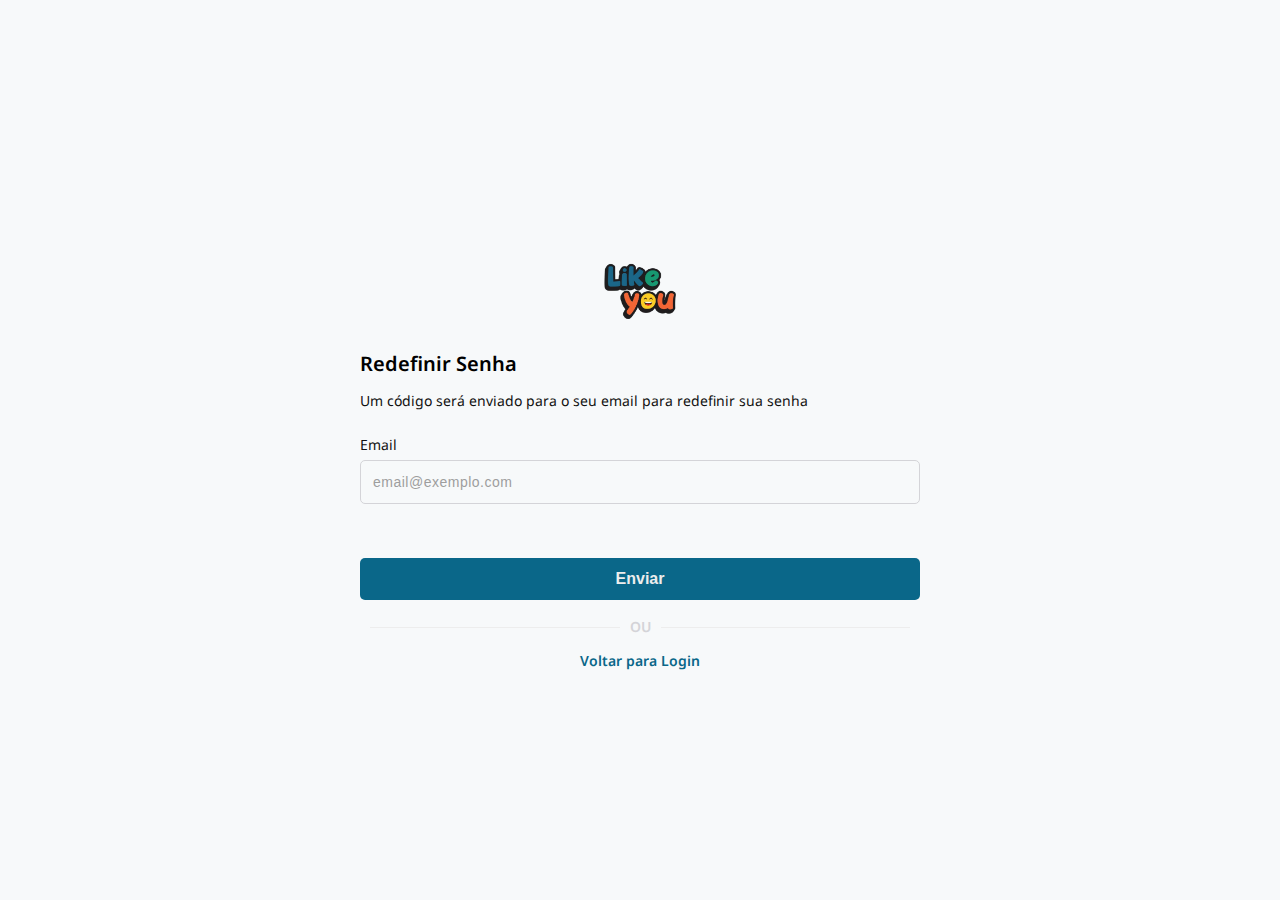
<file: src/assets/pages/forgot/index.html>
<!DOCTYPE html>
<html lang="pt-br">
  <head>
    <link rel="preconnect" href="https://fonts.googleapis.com" />
    <link rel="preconnect" href="https://fonts.gstatic.com" crossorigin />

    <meta charset="UTF-8" />
    <meta name="viewport" content="width=device-width, initial-scale=1.0" />

    <link rel="shortcut icon" href="../../images/logo-smile.png" type="image/x-icon" />

    <link href="https://fonts.googleapis.com/css2?family=Noto+Sans:wght@100..900&display=swap" rel="stylesheet" />

    <link rel="stylesheet" href="../../../styles/reset.css" />
    <link rel="stylesheet" href="../../../../src/styles/global.css" />
    <link rel="stylesheet" href="./src/style/style.css" />

    <script defer src="src/script/index.js"></script>

    <title>Recuperação de Senha</title>
  </head>
  <body>
    <div class="login__container">
      <div class="logo__container">
        <a href="../../../../index.html">
          <img src="src/assets/images/logo.png" alt="Logo da Marca" class="logo" />
        </a>
      </div>

      <h1>Redefinir Senha</h1>

      <p class="email-sent-message" id="emailSentMessage">Um código será enviado para o seu email para redefinir sua senha</p>

      <form class="form" id="resetForm">
        <div class="form__group">
          <label for="email">Email</label>
          <input id="email" type="email" placeholder="email@exemplo.com" required />
        </div>

        <div class="form__group verification-group" id="verificationContainer" style="display: none">
          <p class="verification__message" id="verificationMessage">Código de Verificação enviado para</p>

          <div class="verification-input-group">
            <input id="verificationCode" type="text" placeholder="Código" maxlength="4" />
            <button id="verifyButton" disabled>Verificar</button>
          </div>
        </div>

        <div id="newPasswordGroup" style="display: none">
          <label for="newPassword">Nova Senha</label>
          <div class="password-container">
            <input class="new__password" id="newPassword" type="password" placeholder="Nova Senha" />
            <span class="eye-icon" onclick="togglePasswordVisibility('newPassword', 'eyeIcon')">
              <img src="src/assets/icons/eye-close.svg" id="eyeIcon" alt="Mostrar senha" />
            </span>
          </div>
        </div>

        <div id="confirmPasswordGroup" style="display: none">
          <label for="confirmPassword">Confirmar Senha</label>
          <div class="password-container">
            <input class="confirm__password" id="confirmPassword" type="password" placeholder="Confirmar Senha" />
            <span class="eye-icon" onclick="toggleConfirmPasswordVisibility('confirmPassword', 'confirmEyeIcon')">
              <img src="src/assets/icons/eye-close.svg" id="confirmEyeIcon" alt="Mostrar senha" />
            </span>
          </div>
        </div>

        <button id="submitButton" type="submit">Enviar</button>
      </form>

      <div id="overlay" style="display: none"></div>

      <!-- Toggle de Sucesso -->
      <div id="successMessage" style="display: none">
        <span id="closeButton" style="cursor: pointer">&times;</span>
        <!-- Botão "X" -->
        <p>Senha redefinida com sucesso!</p>
        <a href="../login/index.html">Ir para Login</a>
      </div>

      <div class="divider">OU</div>

      <div class="links">
        <a href="../login/index.html">Voltar para Login</a>
      </div>
    </div>
  </body>
</html>
</file>
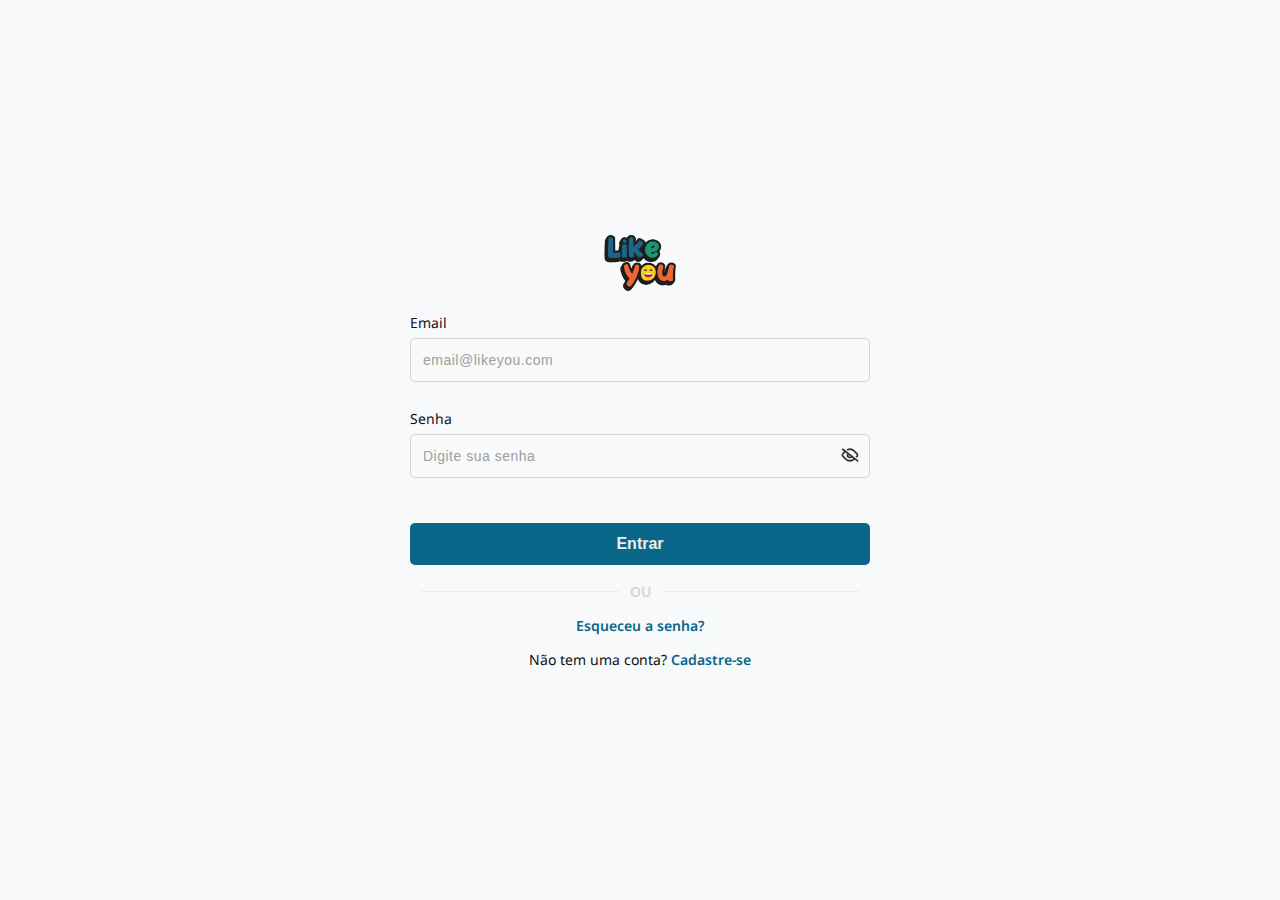
<file: src/assets/pages/login/index.html>
<!DOCTYPE html>
<html lang="pt-br">
  <head>
    <link rel="preconnect" href="https://fonts.googleapis.com" />
    <link rel="preconnect" href="https://fonts.gstatic.com" crossorigin />

    <meta charset="UTF-8" />
    <meta name="viewport" content="width=device-width, initial-scale=1.0" />

    <link rel="shortcut icon" href="../../images/logo-smile.png" type="image/x-icon" />

    <link href="https://fonts.googleapis.com/css2?family=Noto+Sans:wght@100..900&display=swap" rel="stylesheet" />

    <link rel="stylesheet" href="../../../styles/reset.css" />
    <link rel="stylesheet" href="../../../../src/styles/global.css" />
    <link rel="stylesheet" href="src/styles/style.css" />

    <script defer src="src/scripts/index.js"></script>
    <title>Tela de Login</title>
  </head>
  <body>
    <div class="login__container">
      <a href="../../../../index.html">
        <img src="src/assets/images/logo.png" alt="Logo da Marca" class="logo" />
      </a>
      <form class="form">
        <div class="form__group">
          <label for="email">Email</label>
          <input id="email" type="email" placeholder="email@likeyou.com" required />
          <span class="email__error"></span>
        </div>

        <div class="form__group">
          <label for="password">Senha</label>
          <div class="password-input-container">
            <input type="password" id="password" name="password" placeholder="Digite sua senha" />
            <span class="eye-icon" id="toggle-password" onclick="togglePasswordVisibility()">
              <img src="src/assets/icons/eye-close.svg" id="eye-icon" alt="Mostrar senha" />
            </span>
          </div>

          <span class="password__error"></span>
        </div>

        <button type="submit">Entrar</button>
      </form>
      <div class="divider">OU</div>
      <div class="links">
        <a href="../forgot/index.html">Esqueceu a senha?</a>
        <p>Não tem uma conta? <a href="../register/index.html">Cadastre-se</a></p>
      </div>
    </div>
  </body>
</html>
</file>
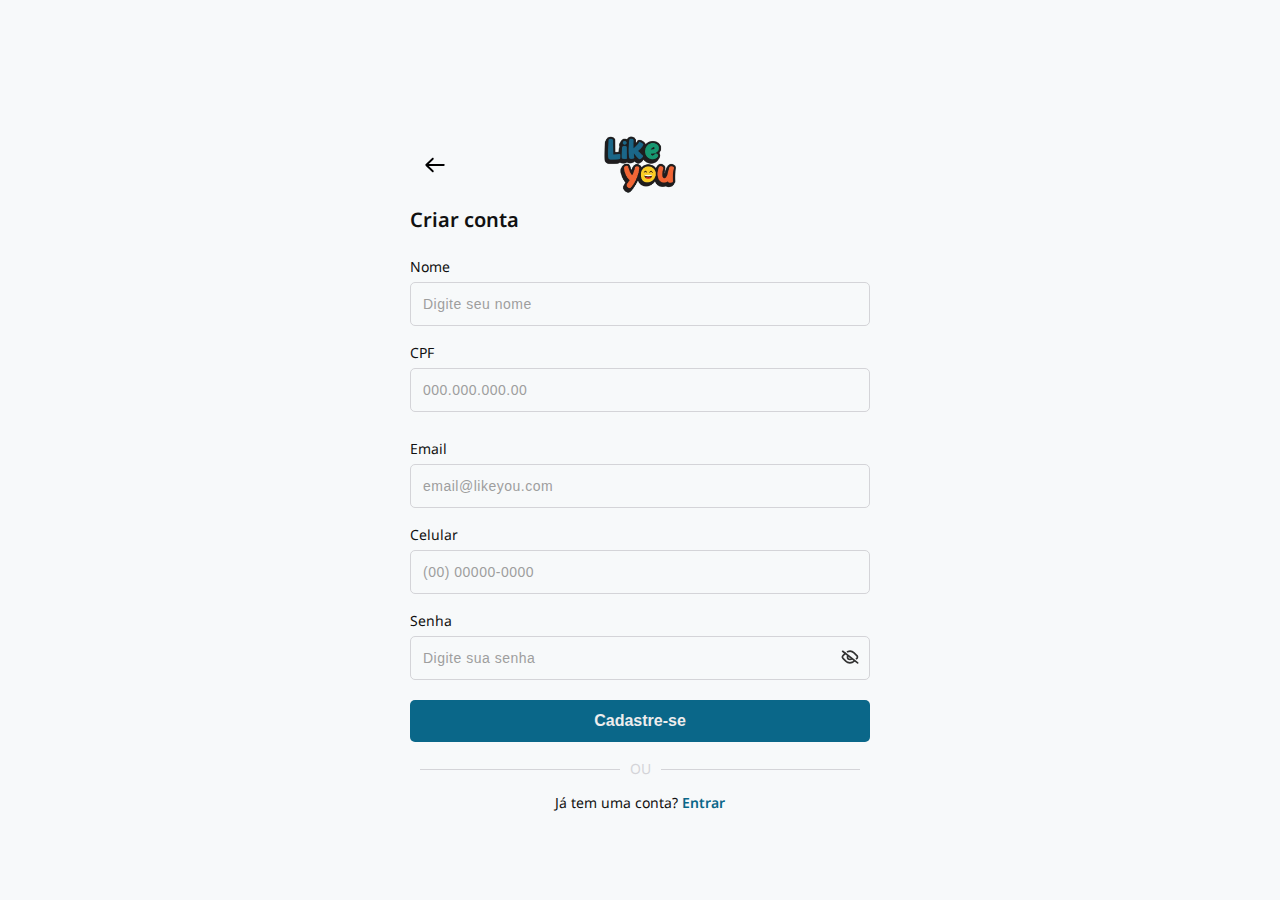
<file: src/assets/pages/register/index.html>
<!DOCTYPE html>
<html lang="en">
  <head>
    <meta charset="UTF-8" />

    <link rel="preconnect" href="https://fonts.googleapis.com" />
    <link rel="preconnect" href="https://fonts.gstatic.com" crossorigin />

    <meta name="viewport" content="width=device-width, initial-scale=1.0" />

    <link rel="shortcut icon" href="../../images/logo-smile.png" type="image/x-icon" />

    <link href="https://fonts.googleapis.com/css2?family=Noto+Sans:wght@100..900&display=swap" rel="stylesheet" />

    <link rel="stylesheet" href="../../../styles/reset.css" />
    <link rel="stylesheet" href="../../../styles/global.css" />
    <link rel="stylesheet" href="src/styles/style.css" />

    <script defer src="src/scripts/index.js"></script>
    <title>Cadastro</title>
  </head>
  <body>
    <div class="login__container">
      <div class="header">
        <a href="../login/index.html">
          <img src="src/assets/icons/arrow-left.svg" alt="Seta Esquerda" class="arrow" />
        </a>

        <a href="../../../../index.html">
          <img src="src/assets/images/logo.png" alt="Logo da Marca" class="logo" />
        </a>
      </div>

      <form class="form">
        <h1 class="title">Criar conta</h1>
        <div class="form__group">
          <label for="name">Nome</label>
          <input id="name" type="text" placeholder="Digite seu nome" required />
        </div>

        <div class="form__group">
          <label for="cpfInput">CPF</label>
          <input id="cpfInput" type="text" placeholder="000.000.000.00" required maxlength="14" />
          <span class="error__cpf"></span>
        </div>

        <div class="form__group">
          <label for="email">Email</label>
          <input id="email" type="email" placeholder="email@likeyou.com" required />
        </div>

        <div class="form__group">
          <label for="phoneInput">Celular</label>
          <input id="phoneInput" type="text" placeholder="(00) 00000-0000" required />
        </div>

        <div class="form__group">
          <label for="password">Senha</label>
          <div class="password-input-container">
            <input type="password" id="password" name="password" placeholder="Digite sua senha" />
            <span class="eye-icon" id="toggle-password" onclick="togglePasswordVisibility()">
              <img src="src/assets/icons/eye-close.svg" id="eye-icon" alt="Mostrar senha" />
            </span>
          </div>
        </div>
        <button id="submitBtn" type="submit">Cadastre-se</button>
      </form>
      <div class="divider">OU</div>
      <div class="links">
        <p>Já tem uma conta? <a href="../login/index.html">Entrar</a></p>
      </div>
    </div>
  </body>
</html>
</file>
<file: src/styles/global.css>
:root {
  --white: #fff;
  --white-300: #f9f9f9;
  --white-400: #f0f0f0;

  --dark: #000;
  --dark-100: #111111;

  --gray-100: #ededed;
  --gray-200: #e0e0e0;
  --gray-300: #d4d4d8;
  --gray-400: #cccccc;
  --gray-500: #9e9d9d;
  --gray-600: #666666;
  --gray-700: #343a40;
  --gray-800: #333333;
  --gray-900: #18181b;

  --pink-100: #f8d7da;

  --blue-300: #1e7b9c;
  --blue-500: #0a6789;

  --orange-300: #ff7a4a;
  --orange-500: #fa6632;

  --red-500: #f03e3e;

  --yellow-500: #fecd23;

  --green-100: #d4edda;
  --green-500: #0a996f;

  --background-web: #f7f9fa;
}

body {
  font-family: "Noto Sans", sans-serif;
}
</file>
<file: src/assets/pages/forgot/src/style/style.css>
* {
  box-sizing: border-box;
}

body {
  display: flex;
  justify-content: center;
  align-items: center;

  min-height: 100vh;

  background-color: var(--background-web);

  margin: 0;
}

.login__container {
  display: flex;
  flex-direction: column;
  align-items: flex-start;
  justify-content: center;

  width: 100%;
  max-width: 600px;

  padding: 20px;
}

.logo__container {
  display: flex;
  justify-content: center;

  width: 100%;
}

.logo {
  max-width: 80px;

  margin: 30px 0;
}

h1 {
  font-size: 20px;
  font-weight: 600;
  color: var(--dark);

  margin-bottom: 20px;
}

.email-sent-message {
  font-size: 14px;
  color: var(--dark-100);

  margin-bottom: 30px;
}

.form {
  display: flex;
  flex-direction: column;
  gap: 20px;

  width: 100%;
}

.form__group {
  display: flex;
  flex-direction: column;
  gap: 5px;

  position: relative;
}

label {
  font-size: 14px;
  color: var(--dark-100);

  margin-bottom: 3px;
}

.form__group input {
  font-size: 16px;
  color: var(--dark-100);

  width: 100%;

  border: 1px solid var(--gray-300);
  border-radius: 5px;

  background-color: transparent;

  padding: 12px;

  margin-bottom: 8px;

  outline: none;

  transition: border-color 0.3s ease;
}

.form__group input::placeholder {
  font-size: 14px;
  font-weight: 400;
  letter-spacing: 0.5px;
  color: #9e9e9e !important;

  opacity: 1;
}

.form__group input:-webkit-autofill {
  background-color: transparent !important;
  -webkit-box-shadow: 0 0 0px 1000px #f7f9fa inset !important;
  color: inherit !important;
}

.form button {
  font-size: 16px;
  font-weight: 600;
  color: var(--gray-100);

  background-color: var(--blue-500);

  border: none;
  border-radius: 5px;

  margin-top: 15px;

  padding: 12px;

  transition: background-color 0.3s;

  cursor: pointer;
}

.form button:hover {
  background-color: var(--blue-300);
}

.form button:disabled {
  background-color: var(--gray-400);

  cursor: not-allowed;
}

.form button:disabled:hover {
  background-color: var(--gray-400);
}

.divider {
  display: flex;
  align-items: center;
  justify-content: center;

  font-size: 14px;
  font-weight: 600;
  color: var(--gray-300);

  width: 100%;

  margin: 20px 0;
}

.divider::before,
.divider::after {
  content: "";
  flex: 1;

  height: 1px;

  background: var(--gray-100);

  margin: 0 10px;
}

.links {
  display: flex;
  flex-direction: column;
  align-items: center;
  gap: 20px;

  font-size: 14px;
  color: var(--dark-100);

  width: 100%;
  text-align: center;
}

.links a {
  text-decoration: none;
  font-weight: 600;
  color: var(--blue-500);
}

.links a:hover {
  text-decoration: underline;
}

.verification__message {
  font-size: 16px;
  color: var(--dark-100);
}

.verification__message span {
  font-weight: 600;
  color: var(--dark);
}

.verification-group {
  display: flex;
  flex-direction: column;

  margin-top: 15px;
}

.verification-input-group {
  display: flex;
  align-items: baseline;

  gap: 8px;
}

.verification-input-group input {
  font-size: 14px;

  box-sizing: border-box;

  width: 200px;
  height: 40px;

  border: 1px solid var(--gray-400);
  border-radius: 5px;

  padding: 0 10px;
}

.verification-input-group button {
  display: flex;
  align-items: center;
  justify-content: center;

  font-size: 14px;
  font-weight: 600;
  color: var(--white);
  height: 40px;

  background-color: var(--blue-500);

  border: none;
  border-radius: 5px;

  padding: 0 16px;

  transition: background-color 0.3s;

  cursor: pointer;
}

.verification-input-group button:disabled {
  background-color: var(--gray-400);

  cursor: not-allowed;
}

.verification-input-group button:disabled:hover {
  background-color: var(--gray-400);
}

.verification-input-group button:hover {
  background-color: var(--blue-300);
}

.password-container {
  width: 100%;

  position: relative;
}

.new__password {
  font-size: 14px;
  color: var(--dark-100);

  width: 100%;

  border: 1px solid var(--gray-300);
  border-radius: 5px;

  background-color: transparent;

  padding: 12px;
  padding-right: 35px;

  margin-bottom: 8px;

  transition: border-color 0.3s ease;

  outline: none;
}

.confirm__password {
  font-size: 16px;
  color: var(--dark-100);

  width: 100%;

  background-color: transparent;

  border: 1px solid var(--gray-300);
  border-radius: 5px;

  padding: 12px;
  padding-right: 35px;

  margin-bottom: 8px;

  transition: border-color 0.3s ease;

  outline: none;
}

.eye-icon {
  position: absolute;
  right: 10px;
  top: 50%;
  transform: translateY(-50%);
  cursor: pointer;
  z-index: 1;
}

.eye-icon img {
  width: 20px;
  height: 20px;
}

.new__password,
.confirm__password {
  font-size: 16px;
  color: var(--dark-100);

  width: 100%;

  border: 1px solid var(--gray-300);
  border-radius: 5px;

  background-color: transparent;

  padding: 12px;

  margin-bottom: 8px;
  margin-top: 8px;

  transition: border-color 0.3s ease;

  outline: none;
}

.new__password::placeholder,
.confirm__password::placeholder {
  font-size: 14px;
  font-weight: 400;
  letter-spacing: 0.5px;
  color: #9e9e9e !important;

  opacity: 1;
}

#overlay {
  position: fixed;
  top: 0;
  left: 0;
  z-index: 999;

  width: 100%;
  height: 100%;

  background-color: rgba(0, 0, 0, 0.8);
}

#successMessage {
  display: none;

  position: absolute;
  top: 50%;
  left: 50%;
  transform: translate(-50%, -50%);
  z-index: 1000;

  text-align: center;
  color: var(--dark);

  width: 500px;
  max-width: 90%;
  min-width: 300px;

  background-color: var(--white);

  border-radius: 10px;

  box-shadow: 0 4px 8px rgba(0, 0, 0, 0.5);

  padding: 40px;
}

#closeButton {
  position: absolute;
  top: 10px;
  right: 10px;

  font-size: 30px;
  color: var(--gray-800);
  font-weight: bold;

  cursor: pointer;
}

#closeButton:hover {
  color: var(--red-500);
}

#successMessage p {
  font-size: 18px;

  margin-bottom: 50px;
}

#successMessage a {
  font-size: 16px;
  color: var(--white);
  text-decoration: none;

  background-color: var(--blue-500);

  border: none;
  border-radius: 5px;

  padding: 15px 30px;

  cursor: pointer;
}

#successMessage a:hover {
  background-color: var(--blue-300);
}

body.modal-open {
  overflow: hidden;
}

@media (max-width: 600px) {
  #successMessage {
    width: 90%;
    min-width: 250px;

    padding: 20px;
  }

  #closeButton {
    top: 8px;
    right: 8px;

    font-size: 25px;
  }

  #successMessage p {
    font-size: 16px;

    margin-bottom: 40px;
  }

  #successMessage a {
    font-size: 14px;

    padding: 12px 25px;
  }
}

@media (max-width: 1024px) {
  #successMessage {
    width: 80%;

    padding: 30px;
  }

  #closeButton {
    font-size: 28px;
  }

  #successMessage p {
    font-size: 17px;
  }

  #successMessage a {
    font-size: 15px;

    padding: 13px 28px;
  }
}

@media (min-width: 1025px) {
  #successMessage {
    width: 500px;
  }

  #closeButton {
    font-size: 30px;
  }

  #successMessage p {
    font-size: 18px;
  }

  #successMessage a {
    font-size: 16px;

    padding: 15px 30px;
  }
}

@media (max-width: 768px) {
  .login__container {
    padding: 15px;
  }

  .form__group input,
  .form button {
    padding: 10px;
  }

  .divider {
    width: calc(100% - 40px);
  }

  .links {
    font-size: 13px;
  }
}

@media (max-width: 576px) {
  .login__container {
    width: 90%;

    padding: 10px;
  }

  .form__group input,
  .form button {
    padding: 8px;
  }

  .divider {
    width: calc(100% - 20px);
  }

  .links {
    font-size: 12px;

    gap: 10px;
  }
}
</file>
<file: src/assets/pages/login/src/styles/style.css>
* {
  box-sizing: border-box;
}

body {
  display: flex;
  justify-content: center;
  align-items: center;

  height: 100vh;

  background-color: var(--background-web);
}

.login__container {
  display: flex;
  flex-direction: column;
  align-items: center;
  justify-content: center;

  width: 100%;
  max-width: 500px;

  padding: 20px;
}

.logo {
  max-width: 80px;

  margin-bottom: 20px;
}

.form {
  display: flex;
  flex-direction: column;
  gap: 20px;
  width: 100%;
}

.form__group {
  display: flex;
  flex-direction: column;
  gap: 5px;
  position: relative;
}

.form__group label {
  font-size: 14px;
  color: var(--dark-100);
  margin-bottom: 3px;
}

.password-input-container {
  position: relative;
  width: 100%;
  max-width: 500px;
}

.form__group input {
  font-size: 16px;
  color: var(--dark-100);
  width: 100%;
  border: 1px solid var(--gray-300);
  border-radius: 5px;
  background-color: transparent;
  padding: 12px;
  padding-right: 40px; 
  transition: border-color 0.3s ease;
  outline: none;
  box-sizing: border-box;
}

.form__group input::placeholder {
  font-size: 14px;
  font-weight: 400;
  letter-spacing: 0.5px;
  color: #9e9e9e !important;
  opacity: 1;
}

.form__group input:-webkit-autofill {
  background-color: transparent !important;
  -webkit-box-shadow: 0 0 0px 1000px #f7f9fa inset !important;
  color: inherit !important;
}

.email__error,
.password__error {
  color: red;
  font-size: 0.875rem;
  margin-top: 5px;
  display: block;
  text-align: left;
}

.eye-icon {
  position: absolute;
  right: 10px;
  top: 50%;
  transform: translateY(-50%);
  cursor: pointer;
}

.eye-icon img {
  width: 20px;
  height: 20px;
}

.form button {
  font-size: 16px;
  font-weight: 600;
  color: var(--gray-100);

  background-color: var(--blue-500);

  border: none;
  border-radius: 5px;

  margin-top: 15px;

  padding: 12px;

  transition: background-color 0.3s;

  cursor: pointer;
}

.form button:hover {
  background-color: var(--blue-300);
}

.divider {
  display: flex;
  align-items: center;
  justify-content: center;

  font-size: 14px;
  font-weight: 600;
  color: var(--gray-300);

  width: 100%;

  margin: 20px 0;
}

.divider::before,
.divider::after {
  content: "";
  flex: 1;

  height: 1px;

  background: var(--gray-100);

  margin: 0 10px;
}

.links {
  display: flex;
  flex-direction: column;
  align-items: center;
  gap: 20px;

  color: var(--dark-100);
  font-size: 14px;

  width: 100%;
}

.links a {
  color: var(--blue-500);
  text-decoration: none;
  font-weight: 600;
}

.links a:hover {
  text-decoration: underline;
}

@media (max-width: 768px) {
  .login__container {
    padding: 15px;
  }

  .form__group input,
  .form button {
    padding: 10px;
  }

  .divider {
    width: calc(100% - 40px);
  }

  .links {
    font-size: 13px;
  }
}

@media (max-width: 576px) {
  .login__container {
    width: 90%;

    padding: 10px;
  }

  .form__group input,
  .form button {
    padding: 8px;
  }

  .divider {
    width: calc(100% - 20px);
  }

  .links {
    font-size: 12px;

    gap: 10px;
  }
}
</file>
<file: src/assets/pages/register/src/styles/style.css>
* {
  box-sizing: border-box;
}

body {
  display: flex;
  justify-content: center;
  align-items: center;

  min-height: 100vh;

  background-color: var(--background-web);
}

.login__container {
  display: flex;
  flex-direction: column;
  align-items: center;
  justify-content: center;

  width: 100%;
  max-width: 500px;

  margin-top: 20px;

  padding: 20px;
}

.header {
  display: flex;
  align-items: center;
  width: 100%;
  height: 50px;

  position: relative;

  margin-bottom: 20px;
}

.arrow {
  width: 30px;
  height: 30px;

  position: absolute;
  left: 10px;
  top: 50%;
  transform: translateY(-50%);

  cursor: pointer;
}

.logo {
  max-width: 80px;

  position: absolute;
  left: 50%;
  top: 50%;
  transform: translate(-50%, -50%);
}

.form {
  display: flex;
  flex-direction: column;
  gap: 20px;

  width: 100%;
}

.title {
  font-size: 20px;
  font-weight: 600;
  color: var(--dark-100);

  margin-bottom: 10px;
}

.form__group {
  display: flex;
  flex-direction: column;
  gap: 5px;

  position: relative;
}

.form__group label {
  font-size: 14px;
  color: var(--dark-100);

  margin-bottom: 3px;
}

.form__group input {
  font-size: 16px;

  width: 100%;

  border: 1px solid var(--gray-300);
  border-radius: 5px;

  background: transparent;

  padding: 12px;

  transition: border-color 0.3s ease;

  outline: none;
}

.form__group input::placeholder {
  font-size: 14px;
  font-weight: 400;
  letter-spacing: 0.5px;
  color: #9e9e9e !important;

  opacity: 1;
}

.form__group input:-webkit-autofill {
  background-color: transparent !important;
  -webkit-box-shadow: 0 0 0px 1000px #f7f9fa inset !important;
  color: inherit !important;
}

.password-input-container {
  width: 100%;
  max-width: 500px;

  position: relative;
}

.input-error {
  color: red;
  font-size: 14px;
  margin-top: 5px;
}

.eye-icon {
  position: absolute;
  right: 10px;
  top: 50%;
  transform: translateY(-50%);

  cursor: pointer;
}

.eye-icon img {
  width: 20px;
  height: 20px;
}

.error__cpf {
  font-size: 14px;
  color: red;

  margin-top: 5px;
}

.form button {
  font-size: 16px;
  font-weight: 600;
  color: var(--gray-100);

  background-color: var(--blue-500);

  border: none;
  border-radius: 5px;

  padding: 12px;

  transition: background-color 0.3s ease;

  cursor: pointer;
}

.form button:hover {
  background-color: var(--blue-300);
}

.divider {
  display: flex;
  align-items: center;

  font-size: 14px;
  color: var(--gray-300);

  width: 100%;

  margin: 20px 0;
}

.divider::before,
.divider::after {
  content: "";
  flex: 1;
  height: 1px;

  background: var(--gray-300);

  margin: 0 10px;
}

.links {
  font-size: 14px;
  color: var(--dark-100);
}

.links a {
  color: var(--blue-500);
  font-weight: 600;
  text-decoration: none;
}

.links a:hover {
  text-decoration: underline;
}

@media (min-width: 768px) {
  .login__container {
    margin-top: 50px;
  }

  @media (max-width: 768px) {
    .login__container {
      max-width: 90%;

      padding: 15px;
    }

    .arrow {
      width: 20px;
      height: 20px;

      left: 8px;
    }

    .logo {
      max-width: 70px;
    }

    .form__group input {
      font-size: 14px;

      padding: 10px;
    }

    .form button {
      font-size: 14px;

      padding: 10px;
    }

    .divider {
      margin: 15px 0;
    }

    .links {
      font-size: 13px;
    }
  }

  @media (max-width: 576px) {
    .login__container {
      padding: 10px;

      border-radius: 5px;
    }

    .arrow {
      width: 18px;
      height: 18px;

      left: 5px;
    }

    .logo {
      max-width: 60px;
    }

    .form__group input {
      font-size: 13px;

      padding: 8px;
    }

    .form button {
      font-size: 13px;

      padding: 8px;
    }

    .divider {
      margin: 10px 0;
    }

    .links {
      font-size: 12px;
    }
  }
}
</file>
